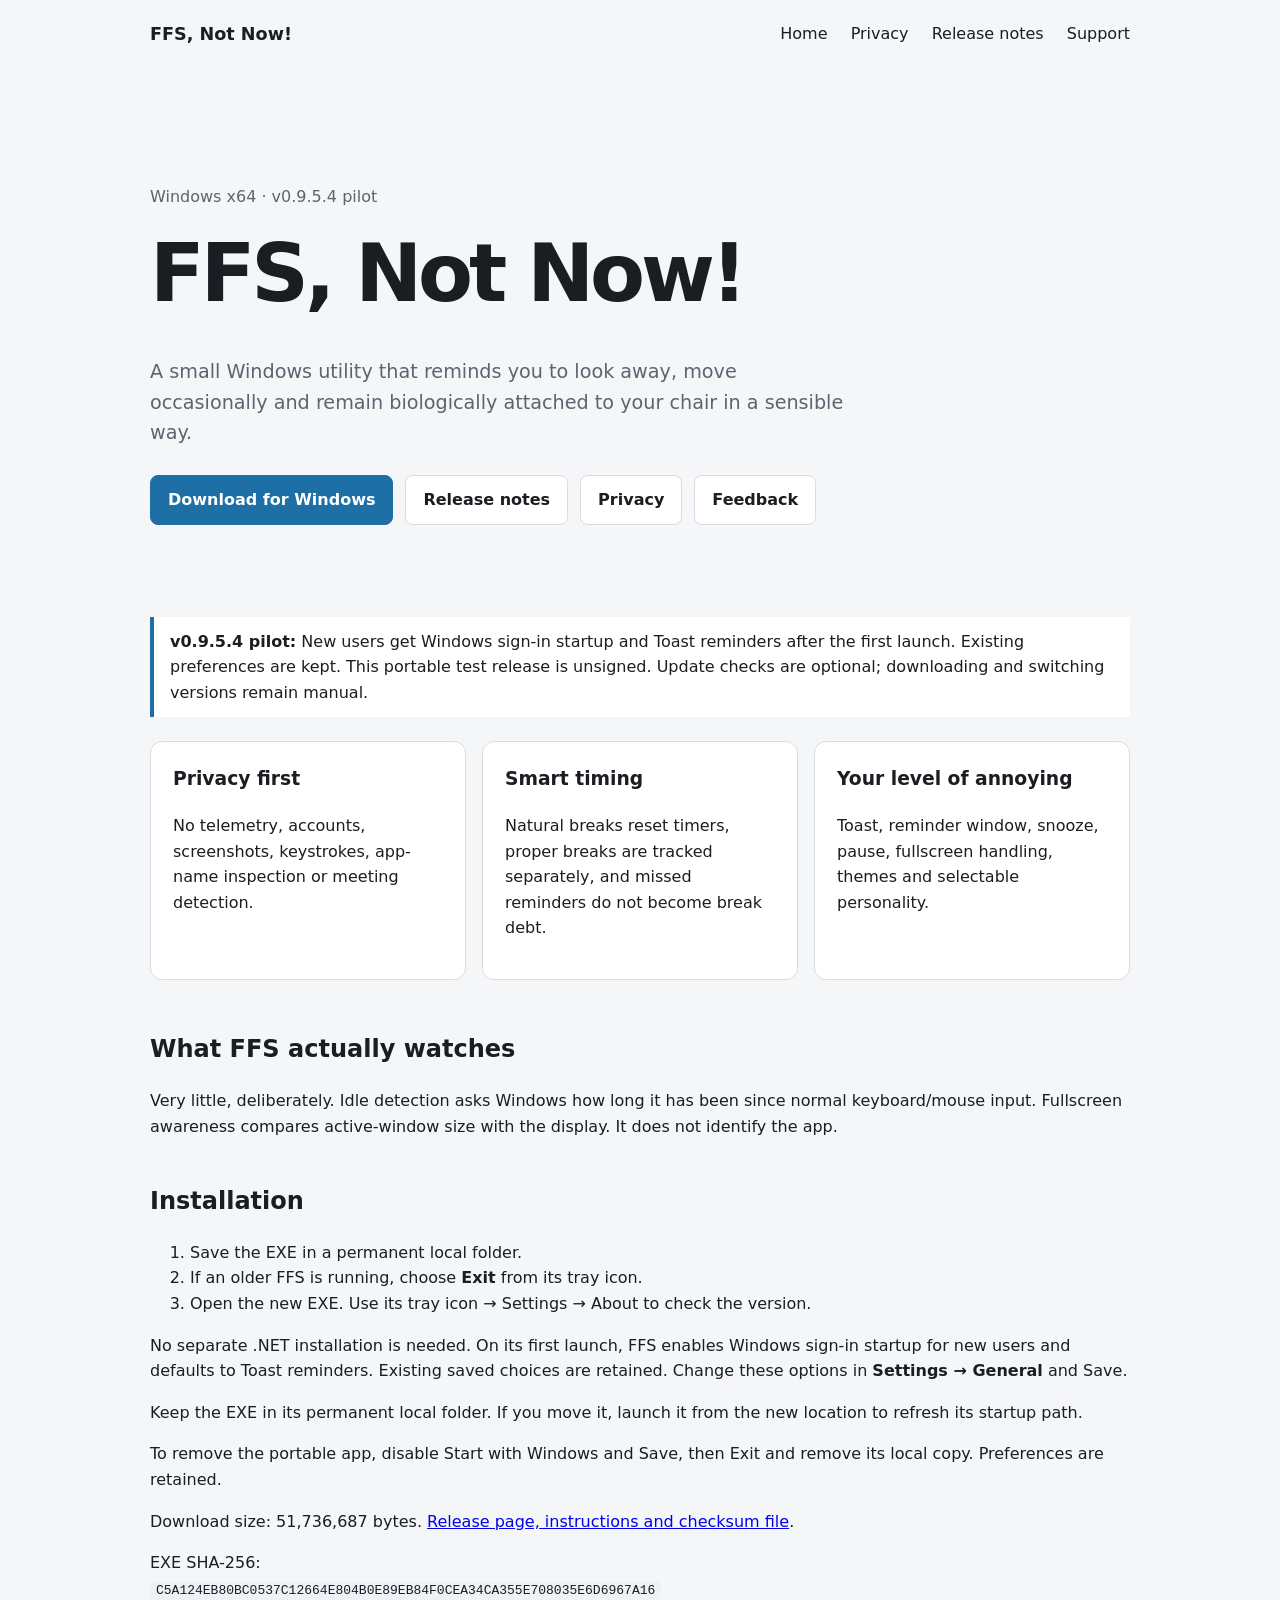
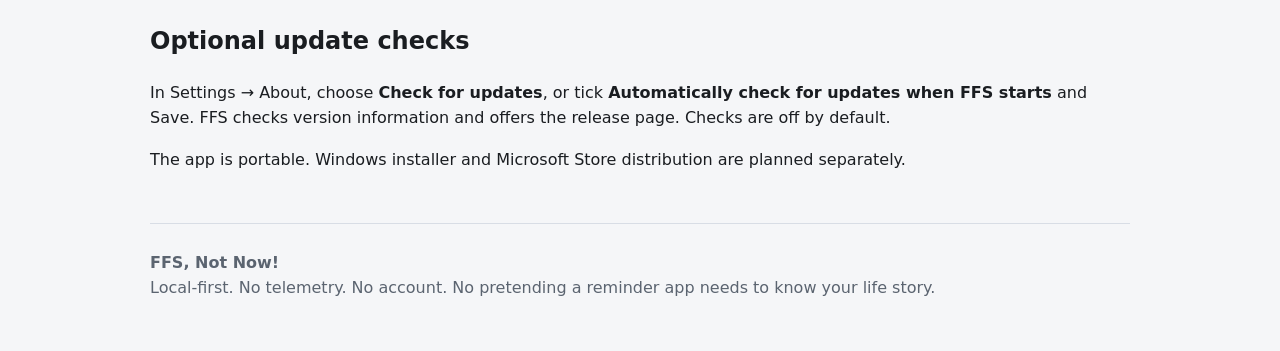
<file: index.html>
<!doctype html>
<html lang="en">
<head><meta charset="utf-8"><meta name="viewport" content="width=device-width,initial-scale=1">
<title>FFS, Not Now!</title><meta name="description" content="Privacy-first Windows break reminders.">
<link rel="stylesheet" href="styles.css"></head>
<body><nav>
  <strong>FFS, Not Now!</strong>
  <div>
    <a href="index.html">Home</a>
    <a href="privacy.html">Privacy</a>
    <a href="release-notes.html">Release notes</a>
    <a href="support.html">Support</a>
  </div>
</nav><main>
<section class="hero">
  <div class="muted">Windows x64 · v0.9.5.4 pilot</div>
  <h1>FFS, Not Now!</h1>
  <p>A small Windows utility that reminds you to look away, move occasionally and remain biologically attached to your chair in a sensible way.</p>
  <div class="actions">
    <a class="button primary" href="https://github.com/UnknownDMEntity/ffs-not-now/releases/download/v0.9.5.4/FFS_Not_Now.exe">Download for Windows</a>
    <a class="button" href="release-notes.html">Release notes</a>
    <a class="button" href="privacy.html">Privacy</a>
    <a class="button" href="support.html">Feedback</a>
  </div>
</section>
<div class="notice"><strong>v0.9.5.4 pilot:</strong> New users get Windows sign-in startup and Toast reminders after the first launch. Existing preferences are kept. This portable test release is unsigned. Update checks are optional; downloading and switching versions remain manual.</div>
<section class="grid">
  <article class="card"><h3>Privacy first</h3><p>No telemetry, accounts, screenshots, keystrokes, app-name inspection or meeting detection.</p></article>
  <article class="card"><h3>Smart timing</h3><p>Natural breaks reset timers, proper breaks are tracked separately, and missed reminders do not become break debt.</p></article>
  <article class="card"><h3>Your level of annoying</h3><p>Toast, reminder window, snooze, pause, fullscreen handling, themes and selectable personality.</p></article>
</section>
<section><h2>What FFS actually watches</h2>
<p>Very little, deliberately. Idle detection asks Windows how long it has been since normal keyboard/mouse input. Fullscreen awareness compares active-window size with the display. It does not identify the app.</p></section>
<section><h2>Installation</h2>
<ol><li>Save the EXE in a permanent local folder.</li><li>If an older FFS is running, choose <strong>Exit</strong> from its tray icon.</li><li>Open the new EXE. Use its tray icon → Settings → About to check the version.</li></ol>
<p>No separate .NET installation is needed. On its first launch, FFS enables Windows sign-in startup for new users and defaults to Toast reminders. Existing saved choices are retained. Change these options in <strong>Settings → General</strong> and Save.</p>
<p>Keep the EXE in its permanent local folder. If you move it, launch it from the new location to refresh its startup path.</p>
<p>To remove the portable app, disable Start with Windows and Save, then Exit and remove its local copy. Preferences are retained.</p>
<p>Download size: 51,736,687 bytes. <a href="https://github.com/UnknownDMEntity/ffs-not-now/releases/tag/v0.9.5.4">Release page, instructions and checksum file</a>.</p>
<p>EXE SHA-256:<br><code class="release-checksum">C5A124EB80BC0537C12664E804B0E89EB84F0CEA34CA355E708035E6D6967A16</code></p>
<h2>Optional update checks</h2><p>In Settings → About, choose <strong>Check for updates</strong>, or tick <strong>Automatically check for updates when FFS starts</strong> and Save. FFS checks version information and offers the release page. Checks are off by default.</p>
<p>The app is portable. Windows installer and Microsoft Store distribution are planned separately.</p></section>
</main><footer>
  <strong>FFS, Not Now!</strong><br>
  <span>Local-first. No telemetry. No account. No pretending a reminder app needs to know your life story.</span>
</footer></body></html>
</file>
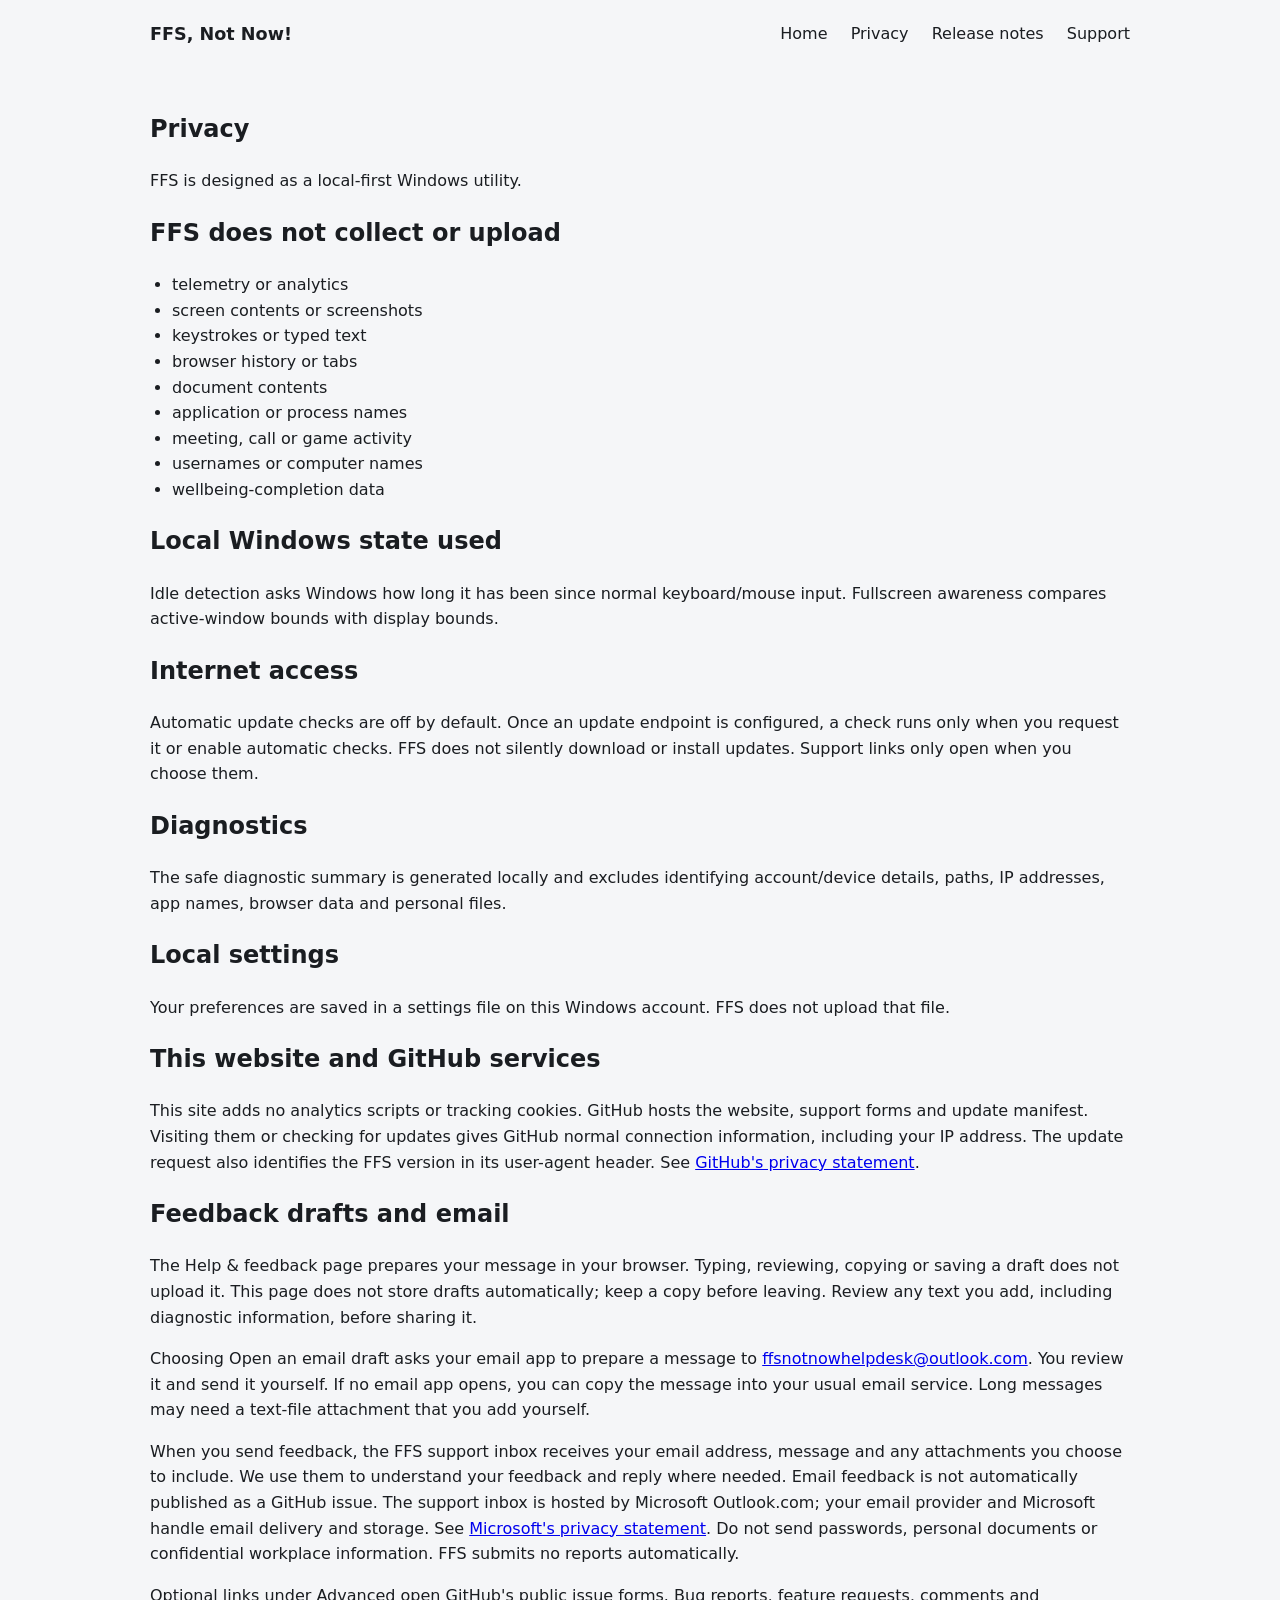
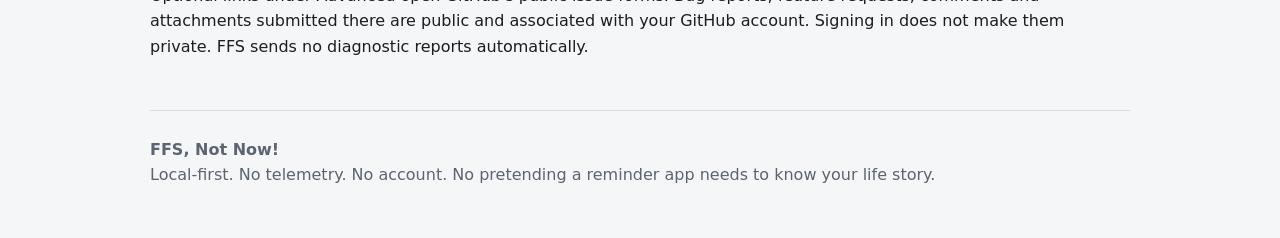
<file: privacy.html>
<!doctype html><html lang="en"><head><meta charset="utf-8"><meta name="viewport" content="width=device-width,initial-scale=1">
<title>Privacy — FFS, Not Now!</title><link rel="stylesheet" href="styles.css"></head><body><nav>
  <strong>FFS, Not Now!</strong>
  <div>
    <a href="index.html">Home</a>
    <a href="privacy.html">Privacy</a>
    <a href="release-notes.html">Release notes</a>
    <a href="support.html">Support</a>
  </div>
</nav><main><section>
<h1>Privacy</h1><p>FFS is designed as a local-first Windows utility.</p>
<h2>FFS does not collect or upload</h2>
<ul><li>telemetry or analytics</li><li>screen contents or screenshots</li><li>keystrokes or typed text</li>
<li>browser history or tabs</li><li>document contents</li><li>application or process names</li>
<li>meeting, call or game activity</li><li>usernames or computer names</li><li>wellbeing-completion data</li></ul>
<h2>Local Windows state used</h2><p>Idle detection asks Windows how long it has been since normal keyboard/mouse input. Fullscreen awareness compares active-window bounds with display bounds.</p>
<h2>Internet access</h2><p>Automatic update checks are off by default. Once an update endpoint is configured, a check runs only when you request it or enable automatic checks. FFS does not silently download or install updates. Support links only open when you choose them.</p>
<h2>Diagnostics</h2><p>The safe diagnostic summary is generated locally and excludes identifying account/device details, paths, IP addresses, app names, browser data and personal files.</p>
<h2>Local settings</h2><p>Your preferences are saved in a settings file on this Windows account. FFS does not upload that file.</p>
<h2>This website and GitHub services</h2><p>This site adds no analytics scripts or tracking cookies. GitHub hosts the website, support forms and update manifest. Visiting them or checking for updates gives GitHub normal connection information, including your IP address. The update request also identifies the FFS version in its user-agent header. See <a href="https://docs.github.com/en/site-policy/privacy-policies/github-general-privacy-statement">GitHub's privacy statement</a>.</p>
<h2>Feedback drafts and email</h2><p>The Help &amp; feedback page prepares your message in your browser. Typing, reviewing, copying or saving a draft does not upload it. This page does not store drafts automatically; keep a copy before leaving. Review any text you add, including diagnostic information, before sharing it.</p>
<p>Choosing Open an email draft asks your email app to prepare a message to <a href="mailto:ffsnotnowhelpdesk@outlook.com">ffsnotnowhelpdesk@outlook.com</a>. You review it and send it yourself. If no email app opens, you can copy the message into your usual email service. Long messages may need a text-file attachment that you add yourself.</p>
<p>When you send feedback, the FFS support inbox receives your email address, message and any attachments you choose to include. We use them to understand your feedback and reply where needed. Email feedback is not automatically published as a GitHub issue. The support inbox is hosted by Microsoft Outlook.com; your email provider and Microsoft handle email delivery and storage. See <a href="https://privacy.microsoft.com/en-us/privacystatement">Microsoft's privacy statement</a>. Do not send passwords, personal documents or confidential workplace information. FFS submits no reports automatically.</p>
<p>Optional links under Advanced open GitHub's public issue forms. Bug reports, feature requests, comments and attachments submitted there are public and associated with your GitHub account. Signing in does not make them private. FFS sends no diagnostic reports automatically.</p>
</section></main><footer>
  <strong>FFS, Not Now!</strong><br>
  <span>Local-first. No telemetry. No account. No pretending a reminder app needs to know your life story.</span>
</footer></body></html>
</file>
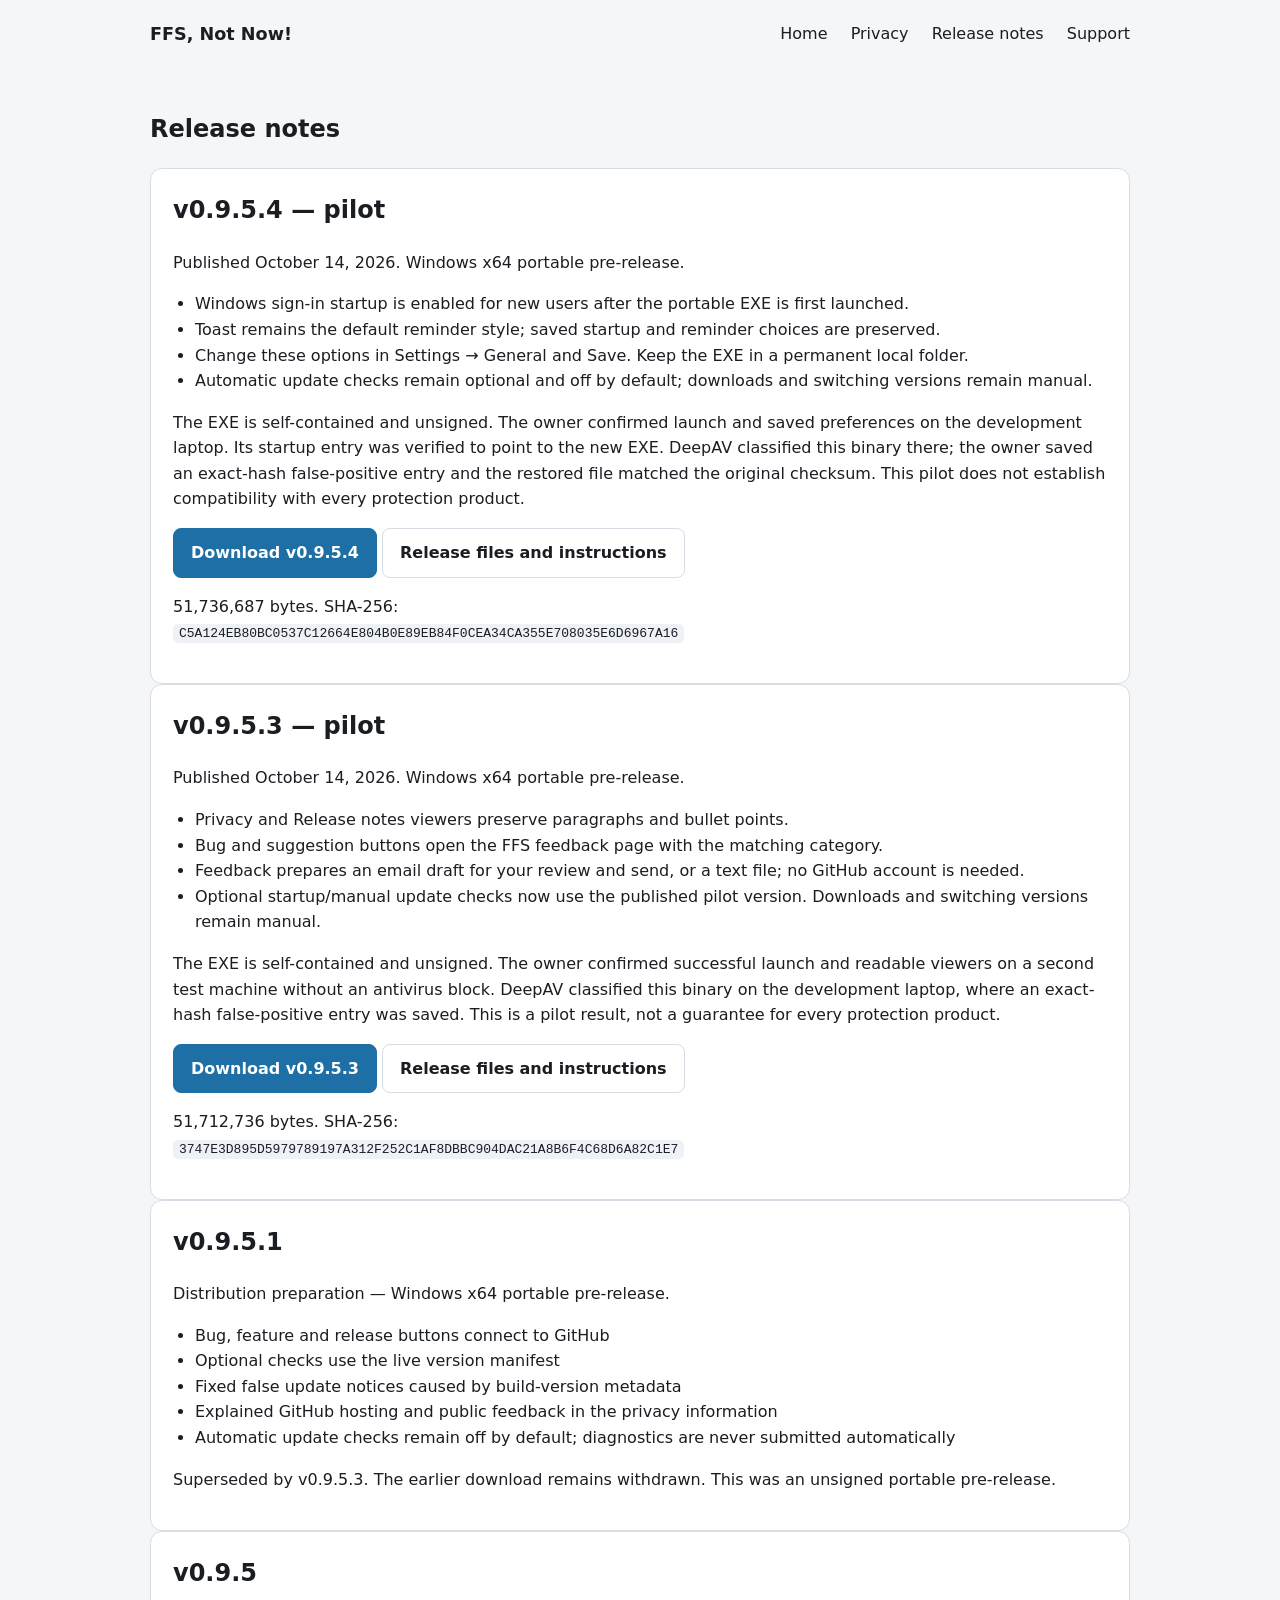
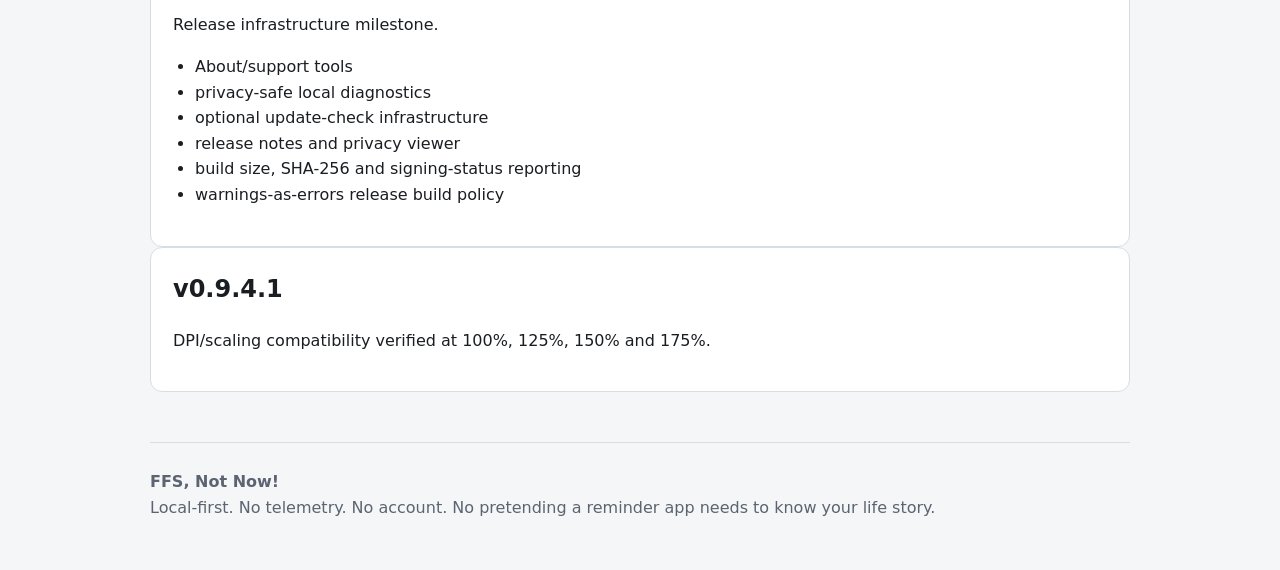
<file: release-notes.html>
<!doctype html><html lang="en"><head><meta charset="utf-8"><meta name="viewport" content="width=device-width,initial-scale=1">
<title>Release notes — FFS, Not Now!</title><link rel="stylesheet" href="styles.css"></head><body><nav>
  <strong>FFS, Not Now!</strong>
  <div>
    <a href="index.html">Home</a>
    <a href="privacy.html">Privacy</a>
    <a href="release-notes.html">Release notes</a>
    <a href="support.html">Support</a>
  </div>
</nav><main><section>
<h1>Release notes</h1>
<div class="card"><h2>v0.9.5.4 — pilot</h2><p>Published October 14, 2026. Windows x64 portable pre-release.</p>
<ul><li>Windows sign-in startup is enabled for new users after the portable EXE is first launched.</li><li>Toast remains the default reminder style; saved startup and reminder choices are preserved.</li><li>Change these options in Settings → General and Save. Keep the EXE in a permanent local folder.</li><li>Automatic update checks remain optional and off by default; downloads and switching versions remain manual.</li></ul>
<p>The EXE is self-contained and unsigned. The owner confirmed launch and saved preferences on the development laptop. Its startup entry was verified to point to the new EXE. DeepAV classified this binary there; the owner saved an exact-hash false-positive entry and the restored file matched the original checksum. This pilot does not establish compatibility with every protection product.</p>
<p><a class="button primary" href="https://github.com/UnknownDMEntity/ffs-not-now/releases/download/v0.9.5.4/FFS_Not_Now.exe">Download v0.9.5.4</a> <a class="button" href="https://github.com/UnknownDMEntity/ffs-not-now/releases/tag/v0.9.5.4">Release files and instructions</a></p>
<p>51,736,687 bytes. SHA-256:<br><code class="release-checksum">C5A124EB80BC0537C12664E804B0E89EB84F0CEA34CA355E708035E6D6967A16</code></p></div>
<div class="card"><h2>v0.9.5.3 — pilot</h2><p>Published October 14, 2026. Windows x64 portable pre-release.</p>
<ul><li>Privacy and Release notes viewers preserve paragraphs and bullet points.</li><li>Bug and suggestion buttons open the FFS feedback page with the matching category.</li><li>Feedback prepares an email draft for your review and send, or a text file; no GitHub account is needed.</li><li>Optional startup/manual update checks now use the published pilot version. Downloads and switching versions remain manual.</li></ul>
<p>The EXE is self-contained and unsigned. The owner confirmed successful launch and readable viewers on a second test machine without an antivirus block. DeepAV classified this binary on the development laptop, where an exact-hash false-positive entry was saved. This is a pilot result, not a guarantee for every protection product.</p>
<p><a class="button primary" href="https://github.com/UnknownDMEntity/ffs-not-now/releases/download/v0.9.5.3/FFS_Not_Now.exe">Download v0.9.5.3</a> <a class="button" href="https://github.com/UnknownDMEntity/ffs-not-now/releases/tag/v0.9.5.3">Release files and instructions</a></p>
<p>51,712,736 bytes. SHA-256:<br><code class="release-checksum">3747E3D895D5979789197A312F252C1AF8DBBC904DAC21A8B6F4C68D6A82C1E7</code></p></div>
<div class="card"><h2>v0.9.5.1</h2><p>Distribution preparation — Windows x64 portable pre-release.</p>
<ul><li>Bug, feature and release buttons connect to GitHub</li><li>Optional checks use the live version manifest</li><li>Fixed false update notices caused by build-version metadata</li><li>Explained GitHub hosting and public feedback in the privacy information</li><li>Automatic update checks remain off by default; diagnostics are never submitted automatically</li></ul>
<p>Superseded by v0.9.5.3. The earlier download remains withdrawn. This was an unsigned portable pre-release.</p></div>
<div class="card"><h2>v0.9.5</h2><p>Release infrastructure milestone.</p>
<ul><li>About/support tools</li><li>privacy-safe local diagnostics</li><li>optional update-check infrastructure</li>
<li>release notes and privacy viewer</li><li>build size, SHA-256 and signing-status reporting</li><li>warnings-as-errors release build policy</li></ul></div>
<div class="card"><h2>v0.9.4.1</h2><p>DPI/scaling compatibility verified at 100%, 125%, 150% and 175%.</p></div>
</section></main><footer>
  <strong>FFS, Not Now!</strong><br>
  <span>Local-first. No telemetry. No account. No pretending a reminder app needs to know your life story.</span>
</footer></body></html>
</file>
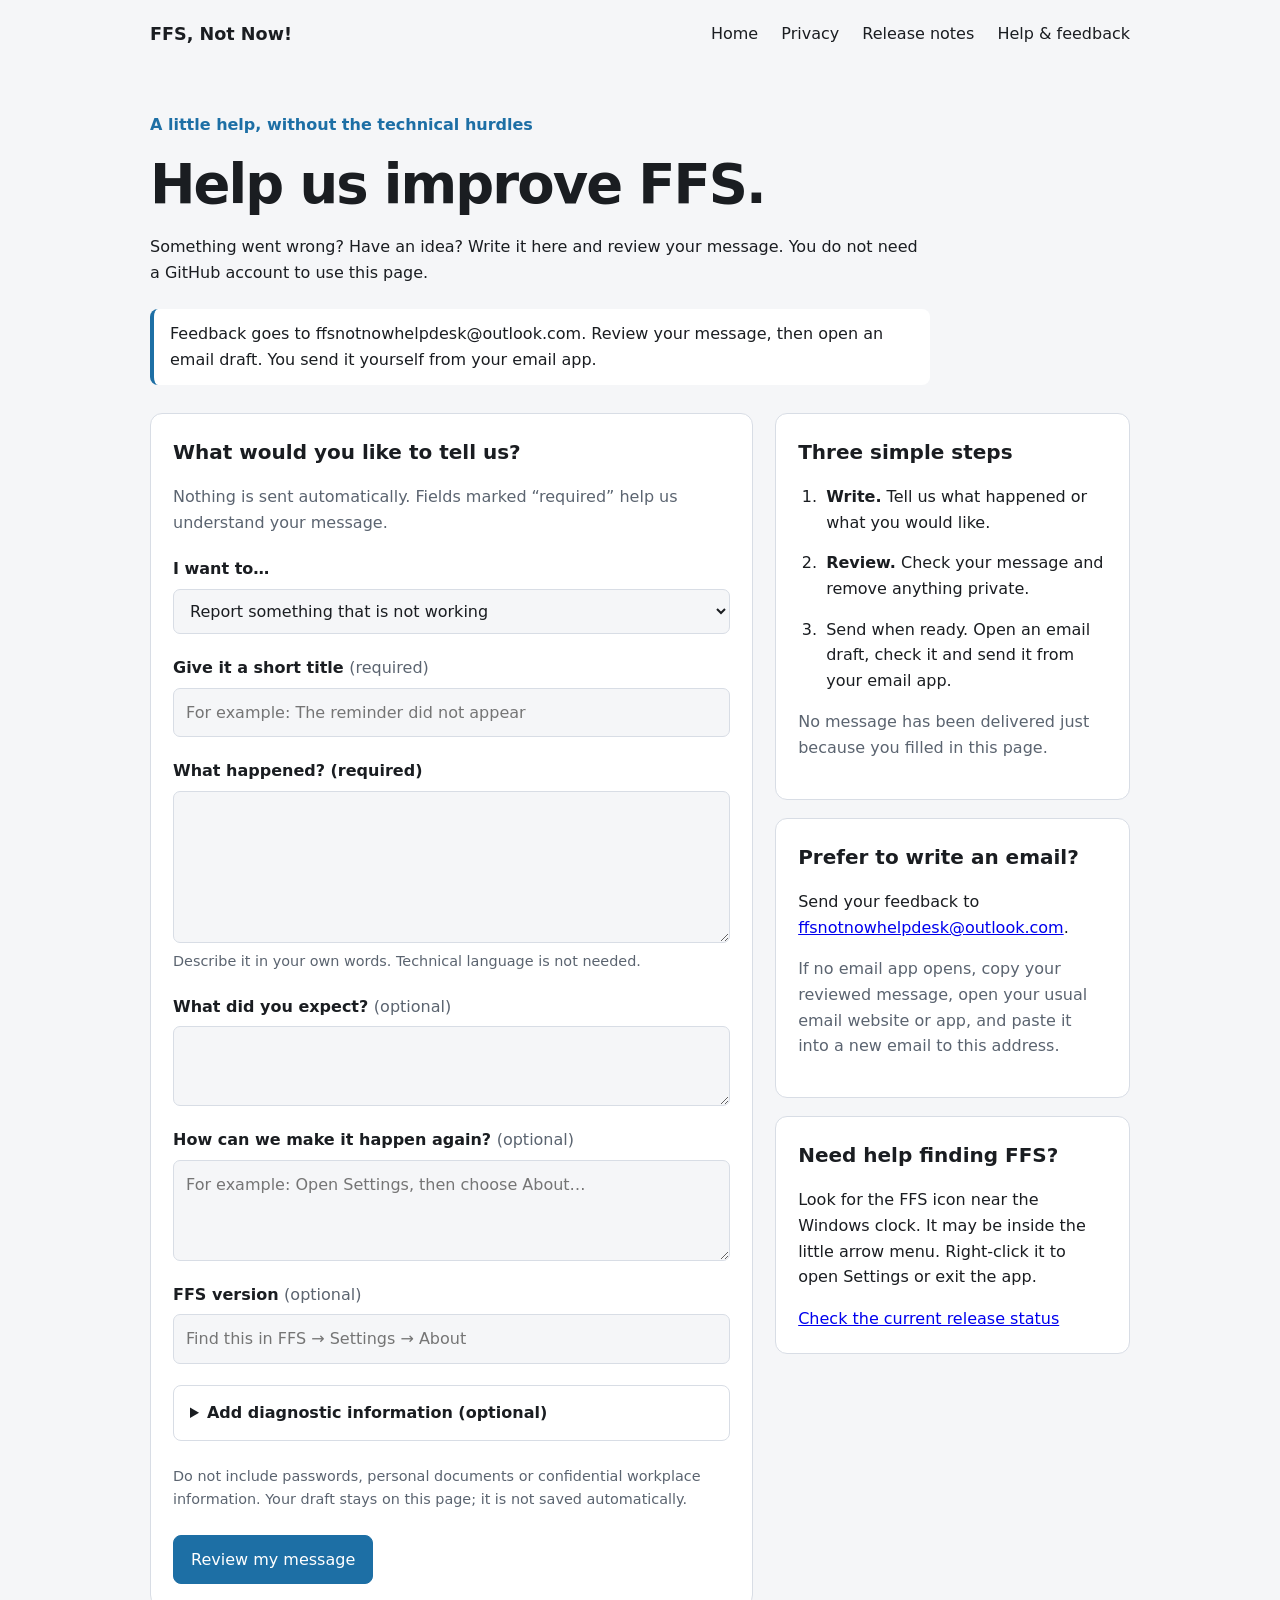
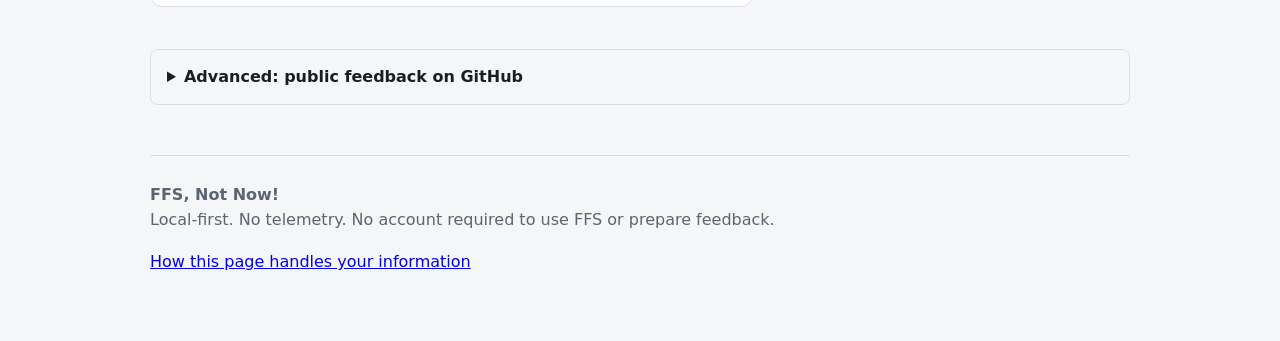
<file: support.html>
<!doctype html>
<html lang="en">
<head>
  <meta charset="utf-8">
  <meta name="viewport" content="width=device-width,initial-scale=1">
  <title>Help & feedback — FFS, Not Now!</title>
  <meta name="description" content="Prepare a bug report or suggestion for FFS, Not Now! without a GitHub account.">
  <link rel="stylesheet" href="styles.css">
</head>
<body class="feedback-page">
<nav aria-label="Main navigation">
  <strong>FFS, Not Now!</strong>
  <div>
    <a href="index.html">Home</a>
    <a href="privacy.html">Privacy</a>
    <a href="release-notes.html">Release notes</a>
    <a href="support.html" aria-current="page">Help & feedback</a>
  </div>
</nav>
<main>
  <section class="feedback-intro">
    <p class="eyebrow">A little help, without the technical hurdles</p>
    <h1>Help us improve FFS.</h1>
    <p>Something went wrong? Have an idea? Write it here and review your message. You do not need a GitHub account to use this page.</p>
    <div class="notice" id="delivery-notice">
      <strong>Our feedback inbox is ready.</strong>
      Review your message, then open an email draft to ffsnotnowhelpdesk@outlook.com. You send it yourself from your email app.
    </div>
  </section>
  <div class="feedback-layout">
    <section class="card feedback-editor" aria-labelledby="message-heading">
      <h2 id="message-heading">What would you like to tell us?</h2>
      <p class="muted">Nothing is sent automatically. Fields marked “required” help us understand your message.</p>
      <noscript><p class="notice">This draft editor needs JavaScript. The optional GitHub links below still work.</p></noscript>
      <div id="feedback-form" role="form" aria-labelledby="message-heading">
        <div class="field">
          <label for="kind">I want to…</label>
          <select id="kind" name="kind">
            <option value="bug">Report something that is not working</option>
            <option value="feature">Suggest an improvement</option>
          </select>
        </div>
        <div class="field">
          <label for="subject">Give it a short title <span class="muted">(required)</span></label>
          <input id="subject" name="subject" type="text" maxlength="120" required placeholder="For example: The reminder did not appear">
        </div>
        <div class="field">
          <label id="description-label" for="description">What happened? <span class="muted">(required)</span></label>
          <textarea id="description" name="description" rows="5" maxlength="6000" required aria-describedby="description-help"></textarea>
          <small id="description-help">Describe it in your own words. Technical language is not needed.</small>
        </div>
        <div class="field" id="expected-field">
          <label for="expected">What did you expect? <span class="muted">(optional)</span></label>
          <textarea id="expected" name="expected" rows="2" maxlength="2000"></textarea>
        </div>
        <div class="field" id="steps-field">
          <label for="steps">How can we make it happen again? <span class="muted">(optional)</span></label>
          <textarea id="steps" name="steps" rows="3" maxlength="3000" placeholder="For example: Open Settings, then choose About…"></textarea>
        </div>
        <div class="field">
          <label for="version">FFS version <span class="muted">(optional)</span></label>
          <input id="version" name="version" type="text" maxlength="40" placeholder="Find this in FFS → Settings → About">
        </div>
        <details class="diagnostics-details">
          <summary>Add diagnostic information (optional)</summary>
          <div class="field">
            <label for="diagnostics">Diagnostic text</label>
            <textarea id="diagnostics" name="diagnostics" rows="5" maxlength="6000" aria-describedby="diagnostics-help"></textarea>
            <small id="diagnostics-help">You can paste FFS → Settings → About → Copy diagnostic information. Review it first and remove anything you do not want to share.</small>
          </div>
        </details>
        <p class="muted privacy-hint">Do not include passwords, personal documents or confidential workplace information. Your draft stays on this page; it is not saved automatically.</p>
        <button class="button primary" type="button" id="review-message" disabled>Review my message</button>
      </div>
    </section>
    <aside class="feedback-help" aria-label="Feedback help">
      <section class="card">
        <h2>Three simple steps</h2>
        <ol class="feedback-steps">
          <li><strong>Write.</strong> Tell us what happened or what you would like.</li>
          <li><strong>Review.</strong> Check your message and remove anything private.</li>
          <li><strong>Send when ready.</strong> Open an email draft, check it and send it from your email app.</li>
        </ol>
        <p class="muted">No message has been delivered just because you filled in this page.</p>
      </section>
      <section class="card">
        <h2>Prefer to write an email?</h2>
        <p>Send your feedback to <a href="mailto:ffsnotnowhelpdesk@outlook.com">ffsnotnowhelpdesk@outlook.com</a>.</p>
        <p class="muted">If no email app opens, copy your reviewed message, open your usual email website or app, and paste it into a new email to this address.</p>
      </section>
      <section class="card">
        <h2>Need help finding FFS?</h2>
        <p>Look for the FFS icon near the Windows clock. It may be inside the little arrow menu. Right-click it to open Settings or exit the app.</p>
        <a href="release-notes.html">Check the current release status</a>
      </section>
    </aside>
  </div>
  <section class="card message-review" id="review-section" aria-labelledby="review-heading" hidden>
    <h2 id="review-heading">Review your message</h2>
    <p>Copying or saving creates a local copy. It does not send your feedback.</p>
    <label class="visually-hidden" for="message-preview">Prepared feedback message</label>
    <textarea id="message-preview" rows="14" readonly spellcheck="false"></textarea>
    <div class="actions">
      <button class="button primary" type="button" id="copy-message">Copy message</button>
      <a class="button" id="save-message" download="FFS-feedback.txt">Save as a text file</a>
      <button class="button" type="button" id="email-message" disabled>Open an email draft</button>
    </div>
    <p id="message-status" role="status" aria-live="polite"></p>
  </section>
  <section>
    <details class="advanced-feedback">
      <summary>Advanced: public feedback on GitHub</summary>
      <p>GitHub is a website we use to track development. These optional links require a GitHub account and may first show a sign-in page.</p>
      <p><strong>Reports, comments and attachments there are public.</strong> Review what you share. Signing in does not make a report private.</p>
      <div class="actions">
        <a class="button" href="https://github.com/UnknownDMEntity/ffs-not-now/issues/new?template=bug-report.yml">Public GitHub bug report</a>
        <a class="button" href="https://github.com/UnknownDMEntity/ffs-not-now/issues/new?template=feature-request.yml">Public GitHub feature request</a>
      </div>
    </details>
  </section>
</main>
<footer>
  <strong>FFS, Not Now!</strong><br>
  <span>Local-first. No telemetry. No account required to use FFS or prepare feedback.</span>
  <p><a href="privacy.html">How this page handles your information</a></p>
</footer>
<script>
(() => {
  "use strict";
  // Dedicated public support address confirmed by the owner on October 8, 2026.
  // Email drafts are opened only by the visitor's explicit choice.
  const supportEmail = "ffsnotnowhelpdesk@outlook.com";
  const deliveryReady = /^[a-z0-9._%+-]+@[a-z0-9.-]+\.[a-z]{2,}$/i.test(supportEmail);
  const form = document.getElementById("feedback-form");
  const kind = document.getElementById("kind");
  const subject = document.getElementById("subject");
  const description = document.getElementById("description");
  const expected = document.getElementById("expected");
  const steps = document.getElementById("steps");
  const version = document.getElementById("version");
  const diagnostics = document.getElementById("diagnostics");
  const review = document.getElementById("review-section");
  const preview = document.getElementById("message-preview");
  const status = document.getElementById("message-status");
  const emailButton = document.getElementById("email-message");
  const saveLink = document.getElementById("save-message");
  const params = new URLSearchParams(window.location.search);
  if (params.get("type") === "feature") kind.value = "feature";
  const requestedVersion = params.get("version") || "";
  if (/^\d+\.\d+\.\d+(?:\.\d+)?$/.test(requestedVersion)) version.value = requestedVersion;
  let message = "";
  let downloadURL = "";

  function updateKind() {
    const feature = kind.value === "feature";
    document.getElementById("description-label").textContent =
      feature ? "What would you like to change? (required)" : "What happened? (required)";
    subject.placeholder = feature ? "For example: A gentler reminder sound" : "For example: The reminder did not appear";
    document.getElementById("expected-field").hidden = feature;
    document.getElementById("steps-field").hidden = feature;
    expected.disabled = feature;
    steps.disabled = feature;
  }

  function buildMessage() {
    const feature = kind.value === "feature";
    const lines = [
      "FFS, Not Now! — " + (feature ? "Feature suggestion" : "Bug report"),
      "",
      "Title: " + subject.value.trim(),
      "FFS version: " + (version.value.trim() || "Not provided"),
      "",
      feature ? "Suggested improvement" : "What happened",
      description.value.trim()
    ];
    if (!feature && expected.value.trim()) lines.push("", "Expected behaviour", expected.value.trim());
    if (!feature && steps.value.trim()) lines.push("", "Steps to reproduce", steps.value.trim());
    if (diagnostics.value.trim()) lines.push("", "Optional diagnostic information", diagnostics.value.trim());
    return lines.join("\r\n");
  }

  function resetReview() {
    if (!review.hidden) {
      review.hidden = true;
      message = "";
      preview.value = "";
      status.textContent = "";
      if (downloadURL) URL.revokeObjectURL(downloadURL);
      downloadURL = "";
      saveLink.removeAttribute("href");
    }
  }

  if (deliveryReady) {
    document.getElementById("delivery-notice").textContent =
      "Feedback goes to " + supportEmail + ". Review your message, then open an email draft. You send it yourself from your email app.";
    emailButton.disabled = false;
    emailButton.textContent = "Open an email draft";
    document.querySelector(".feedback-steps li:last-child").textContent =
      "Send when ready. Open an email draft, check it and send it from your email app.";
  }

  kind.addEventListener("change", updateKind);
  form.addEventListener("input", () => {
    subject.setCustomValidity("");
    description.setCustomValidity("");
    resetReview();
  });
  form.addEventListener("change", resetReview);
  const reviewButton = document.getElementById("review-message");
  reviewButton.addEventListener("click", () => {
    subject.setCustomValidity(subject.value.trim() ? "" : "Please add a short title.");
    description.setCustomValidity(description.value.trim() ? "" : "Please describe your message.");
    for (const field of form.querySelectorAll("input, textarea")) {
      if (!field.disabled && !field.reportValidity()) return;
    }
    message = buildMessage();
    preview.value = message;
    if (downloadURL) URL.revokeObjectURL(downloadURL);
    downloadURL = URL.createObjectURL(new Blob([message], { type: "text/plain;charset=utf-8" }));
    saveLink.href = downloadURL;
    saveLink.download = kind.value === "feature" ? "FFS-feature-suggestion.txt" : "FFS-bug-report.txt";
    review.hidden = false;
    status.textContent = "Message prepared. Nothing has been sent.";
    preview.focus();
    review.scrollIntoView({ behavior: "smooth", block: "start" });
  });
  document.getElementById("copy-message").addEventListener("click", async () => {
    try {
      if (!navigator.clipboard) throw new Error("Clipboard unavailable");
      await Promise.race([
        navigator.clipboard.writeText(message),
        new Promise((_, reject) => window.setTimeout(() => reject(new Error("Clipboard timed out")), 1500))
      ]);
      status.textContent = "Message copied. Nothing has been sent.";
    } catch {
      preview.focus();
      preview.select();
      if (document.execCommand("copy")) {
        status.textContent = "Message copied. Nothing has been sent.";
      } else {
        status.textContent = "Your message is selected. Press Ctrl+C (or use your device's Copy command) to copy it. Nothing has been sent.";
      }
    }
  });
  saveLink.addEventListener("click", () => {
    status.textContent = "Text-file download requested. Nothing has been sent.";
  });
  emailButton.addEventListener("click", () => {
    if (!deliveryReady || !message) return;
    const mailSubject = "FFS " + (kind.value === "feature" ? "suggestion: " : "bug report: ") + subject.value.trim();
    const makeDraftURL = body => "mailto:" + supportEmail + "?subject=" + encodeURIComponent(mailSubject) + "&body=" + encodeURIComponent(body);
    let draftURL = makeDraftURL(message);
    const needsAttachment = draftURL.length > 2000;
    if (needsAttachment) draftURL = makeDraftURL(
      "I have prepared feedback about FFS, Not Now! Please see the text file I will attach.\r\n\r\nTitle: " + subject.value.trim());
    window.location.href = draftURL;
    status.textContent = !needsAttachment ?
      "Email draft requested. Review it and send it from your email app; this page has not sent anything." :
      "Email draft requested. Save your message as a text file and attach it yourself before sending.";
  });
  updateKind();
  reviewButton.disabled = false;
})();
</script>
</body>
</html>
</file>
<file: styles.css>
:root {
  color-scheme: light dark;
  --bg:#f5f6f8; --surface:#fff; --text:#1a1d21; --muted:#5b6470;
  --line:#d8dde5; --accent:#1d6fa5; --accent-text:#fff; --code:#eef2f6;
}
@media (prefers-color-scheme: dark) {
  :root {
    --bg:#141619; --surface:#1d2024; --text:#f0f2f5; --muted:#b0b7c0;
    --line:#353a42; --accent:#68aedd; --accent-text:#0b1821; --code:#282d33;
  }
}
*{box-sizing:border-box} html{scroll-behavior:smooth}
body{margin:0;font-family:"Segoe UI",system-ui,-apple-system,sans-serif;background:var(--bg);color:var(--text);line-height:1.6}
nav,main,footer{width:min(980px,calc(100% - 32px));margin:auto}
nav{display:flex;align-items:center;justify-content:space-between;padding:20px 0}
nav strong{font-size:1.1rem} nav a{color:var(--text);text-decoration:none;margin-left:18px}
.hero{padding:74px 0 50px}.hero h1{font-size:clamp(2.5rem,7vw,5rem);margin:0 0 12px;letter-spacing:-.05em}
.hero p{max-width:700px;font-size:1.2rem;color:var(--muted)}
.actions{display:flex;gap:12px;flex-wrap:wrap;margin-top:26px}
.button{display:inline-block;padding:11px 17px;border-radius:8px;border:1px solid var(--line);text-decoration:none;color:var(--text);background:var(--surface);font-weight:600}
.button.primary{background:var(--accent);color:var(--accent-text);border-color:var(--accent)}
.grid{display:grid;grid-template-columns:repeat(auto-fit,minmax(240px,1fr));gap:16px;margin:24px 0 50px}
.card{background:var(--surface);border:1px solid var(--line);border-radius:12px;padding:22px}.card h2,.card h3{margin-top:0}
.muted{color:var(--muted)} section{margin:42px 0} code{background:var(--code);padding:2px 6px;border-radius:5px}
footer{border-top:1px solid var(--line);color:var(--muted);padding:26px 0 50px;margin-top:50px}
.notice{border-left:4px solid var(--accent);padding:12px 16px;background:var(--surface)} ul{padding-left:22px}
nav a:focus-visible,.button:focus-visible{outline:3px solid var(--accent);outline-offset:4px}
@media(max-width:600px){nav{align-items:flex-start;flex-direction:column;gap:12px}nav div{display:flex;flex-wrap:wrap;gap:10px 18px}nav a{margin-left:0}.hero{padding:32px 0 24px}}
.feedback-intro{max-width:780px;margin:44px 0 28px}
.feedback-intro h1{font-size:clamp(2.1rem,5vw,3.4rem);letter-spacing:-.035em;line-height:1.15;margin:10px 0 18px}
.eyebrow{color:var(--accent);font-weight:600}
.feedback-intro .notice{margin-top:24px;border-radius:8px}
.feedback-layout{display:grid;grid-template-columns:minmax(0,1.7fr) minmax(240px,1fr);gap:22px;align-items:start}
.feedback-layout section{margin:0}
.feedback-help{display:grid;gap:18px}
.feedback-editor h2,.feedback-help h2,.message-review h2{font-size:1.25rem}
.field{display:flex;flex-direction:column;gap:7px;margin:21px 0}
.field label{font-weight:600}
.field label span{font-weight:400}
.field input,.field select,.field textarea,.message-review textarea{width:100%;font:inherit;font-size:1rem;color:var(--text);background:var(--bg);border:1px solid var(--line);border-radius:7px;padding:11px 12px}
.field textarea,.message-review textarea{resize:vertical;min-height:80px}
.field small,.privacy-hint{font-size:.9rem;color:var(--muted)}
button.button{font:inherit;cursor:pointer}
button.button:disabled{cursor:not-allowed;opacity:.6}
.field input:focus-visible,.field select:focus-visible,.field textarea:focus-visible,.message-review textarea:focus-visible,summary:focus-visible,button:focus-visible,a:focus-visible{outline:3px solid var(--accent);outline-offset:3px}
.feedback-steps{padding-left:24px}.feedback-steps li{padding-left:4px;margin:15px 0}
.diagnostics-details,.advanced-feedback{border:1px solid var(--line);border-radius:8px;padding:14px 16px}
summary{cursor:pointer;font-weight:600}
.diagnostics-details .field{margin-bottom:0}
.privacy-hint{margin:24px 0}
.message-review{margin:24px 0;scroll-margin-top:18px}
.message-review textarea{line-height:1.6}
.message-review .actions{margin-top:18px}
#message-status{min-height:1.5em;margin-bottom:0;font-weight:600}
[hidden]{display:none!important}
.visually-hidden{position:absolute;width:1px;height:1px;padding:0;margin:-1px;overflow:hidden;clip:rect(0,0,0,0);white-space:nowrap;border:0}
@media(max-width:760px){.feedback-layout{grid-template-columns:1fr}.feedback-help{grid-template-columns:repeat(auto-fit,minmax(240px,1fr))}.feedback-intro{margin-top:24px}.feedback-editor,.message-review{padding:18px}.message-review .actions{flex-direction:column;align-items:stretch}}
@media(prefers-reduced-motion:reduce){html{scroll-behavior:auto}}

.release-checksum{overflow-wrap:anywhere}
</file>
